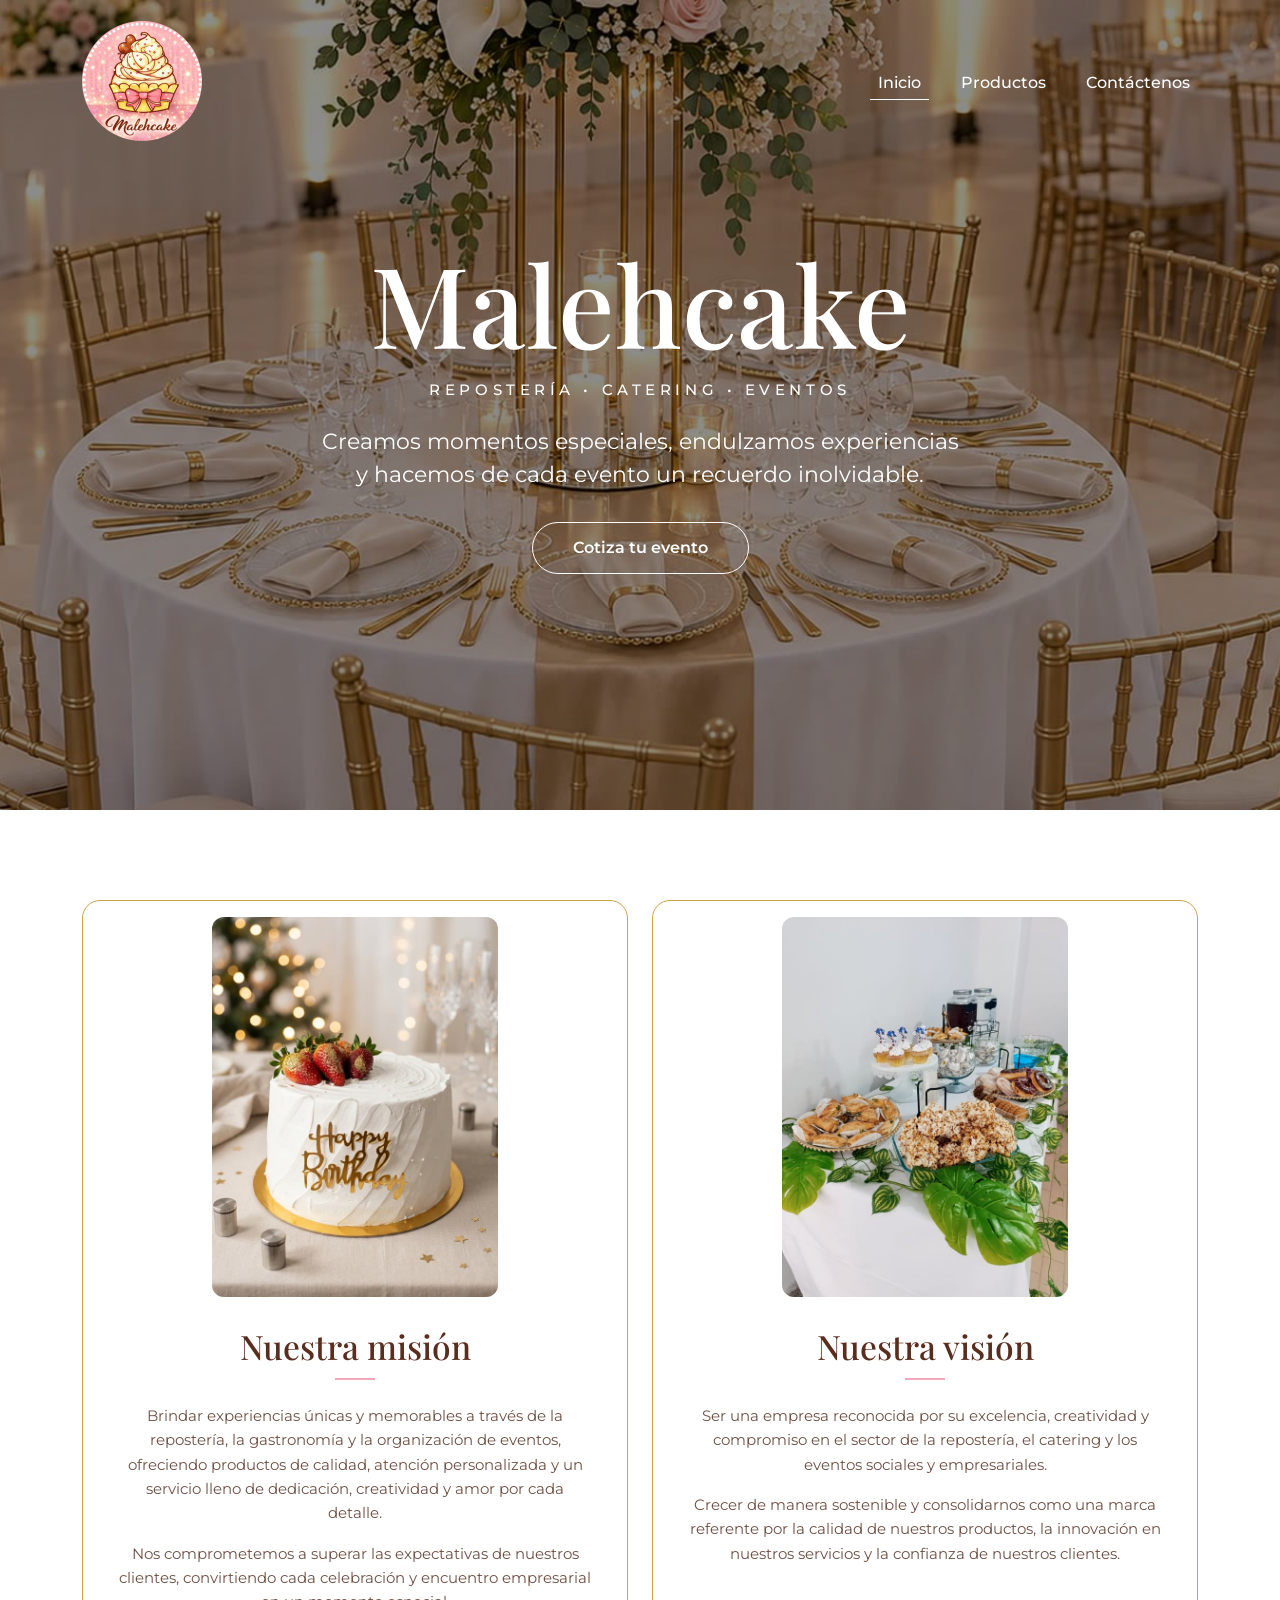
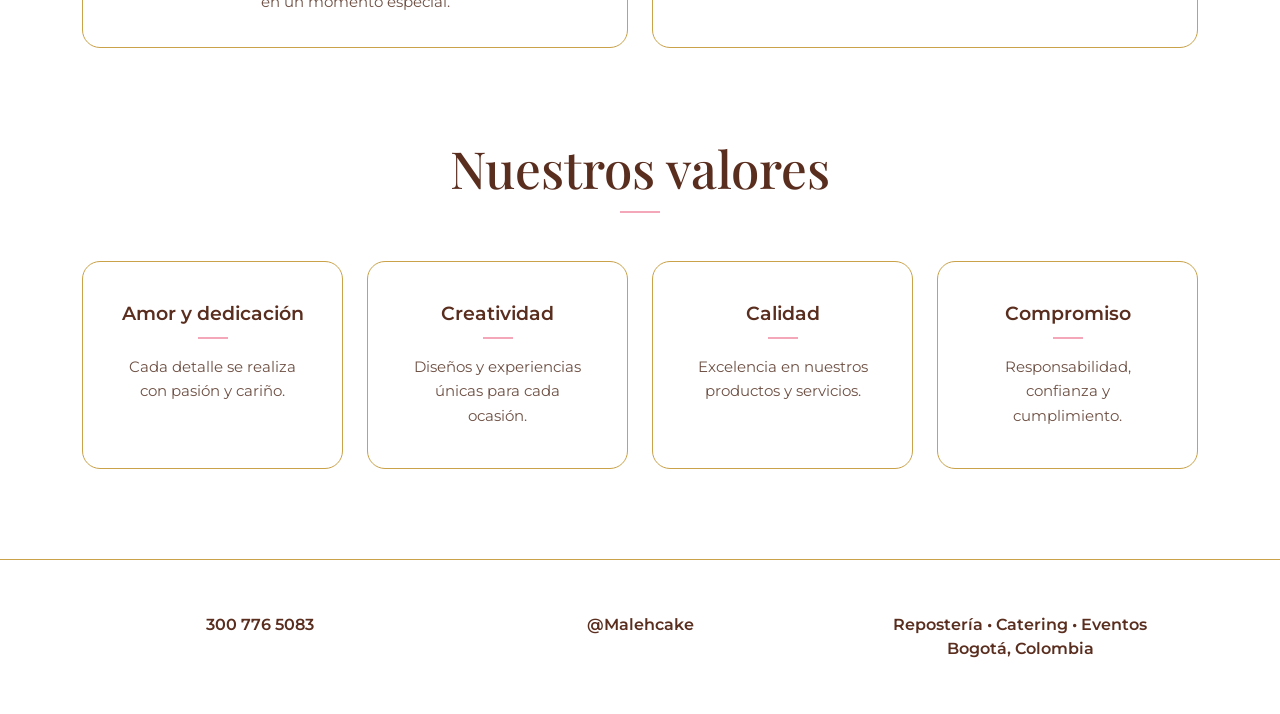
<file: index.html>
<!DOCTYPE html>
<html lang="es">
<head>
  <meta charset="UTF-8">
  <meta name="viewport" content="width=device-width, initial-scale=1.0">
  <title>Malehcake | Repostería, catering y eventos</title>
  <link rel="icon" href="img/logo-malehcake-web.png">
  <link rel="preconnect" href="https://fonts.googleapis.com">
  <link rel="preconnect" href="https://fonts.gstatic.com" crossorigin>
  <link href="https://fonts.googleapis.com/css2?family=Montserrat:wght@400;500;600&family=Playfair+Display:wght@400;500&display=swap" rel="stylesheet">
  <link rel="stylesheet" href="css/bootstrap.min.css">
  <link rel="stylesheet" href="css/estilos.css">
</head>
<body>

  <!-- Menu -->
  <nav class="navbar navbar-expand-lg menu">
    <div class="container py-2">
      <a class="navbar-brand" href="index.html"><img src="img/logo-malehcake-web.png" alt="Logo Malehcake" class="logo"></a>
      <button class="navbar-toggler" type="button" data-bs-toggle="collapse" data-bs-target="#menuPrincipal" aria-controls="menuPrincipal" aria-expanded="false" aria-label="Abrir menú">
        <span class="navbar-toggler-icon"></span>
      </button>
      <div class="collapse navbar-collapse justify-content-end" id="menuPrincipal">
        <ul class="navbar-nav">
          <li class="nav-item"><a class="nav-link active" aria-current="page" href="index.html">Inicio</a></li>
          <li class="nav-item"><a class="nav-link" href="productos.html">Productos</a></li>
          <li class="nav-item"><a class="nav-link" href="contactenos.html">Contáctenos</a></li>
        </ul>
      </div>
    </div>
  </nav>

  <!-- Portada -->
  <header class="portada portada-inicio">
    <div class="contenido">
      <h1>Malehcake</h1>
      <p class="subtitulo">REPOSTERÍA • CATERING • EVENTOS</p>
      <p class="frase">Creamos momentos especiales, endulzamos experiencias y hacemos de cada evento un recuerdo inolvidable.</p>
      <a href="contactenos.html" class="boton boton-blanco">Cotiza tu evento</a>
    </div>
  </header>

  <!-- Mision y vision -->
  <section class="seccion">
    <div class="container">
      <div class="row g-4">
        <div class="col-lg-6">
          <article class="tarjeta">
            <div class="marco-foto marco-ancho"><img src="img/mision.jpg" alt="Torta de cumpleaños con fresas" class="foto-ancha"></div>
            <h2>Nuestra misión</h2>
            <div class="linea-rosa"></div>
            <p>Brindar experiencias únicas y memorables a través de la repostería, la gastronomía y la organización de eventos, ofreciendo productos de calidad, atención personalizada y un servicio lleno de dedicación, creatividad y amor por cada detalle.</p>
            <p>Nos comprometemos a superar las expectativas de nuestros clientes, convirtiendo cada celebración y encuentro empresarial en un momento especial.</p>
          </article>
        </div>
        <div class="col-lg-6">
          <article class="tarjeta">
            <div class="marco-foto marco-ancho"><img src="img/vision.jpg" alt="Mesa de catering con pasabocas" class="foto-ancha"></div>
            <h2>Nuestra visión</h2>
            <div class="linea-rosa"></div>
            <p>Ser una empresa reconocida por su excelencia, creatividad y compromiso en el sector de la repostería, el catering y los eventos sociales y empresariales.</p>
            <p>Crecer de manera sostenible y consolidarnos como una marca referente por la calidad de nuestros productos, la innovación en nuestros servicios y la confianza de nuestros clientes.</p>
          </article>
        </div>
      </div>
    </div>
  </section>

  <!-- Valores -->
  <section class="seccion pt-0">
    <div class="container">
      <h2 class="titulo-seccion">Nuestros valores</h2>
      <div class="linea-rosa"></div>
      <div class="row g-4 mt-2">
        <div class="col-sm-6 col-lg-3">
          <div class="tarjeta tarjeta-valor">
            <h3>Amor y dedicación</h3>
            <div class="linea-rosa"></div>
            <p>Cada detalle se realiza con pasión y cariño.</p>
          </div>
        </div>
        <div class="col-sm-6 col-lg-3">
          <div class="tarjeta tarjeta-valor">
            <h3>Creatividad</h3>
            <div class="linea-rosa"></div>
            <p>Diseños y experiencias únicas para cada ocasión.</p>
          </div>
        </div>
        <div class="col-sm-6 col-lg-3">
          <div class="tarjeta tarjeta-valor">
            <h3>Calidad</h3>
            <div class="linea-rosa"></div>
            <p>Excelencia en nuestros productos y servicios.</p>
          </div>
        </div>
        <div class="col-sm-6 col-lg-3">
          <div class="tarjeta tarjeta-valor">
            <h3>Compromiso</h3>
            <div class="linea-rosa"></div>
            <p>Responsabilidad, confianza y cumplimiento.</p>
          </div>
        </div>
      </div>
    </div>
  </section>

  <!-- Pie de pagina -->
  <footer class="pie">
    <div class="container">
      <div class="row">
        <div class="col-md-4"><p><a href="tel:+573007765083">300 776 5083</a></p></div>
        <div class="col-md-4"><p><a href="https://www.instagram.com/malehcake/" target="_blank" rel="noopener">@Malehcake</a></p></div>
        <div class="col-md-4"><p>Repostería • Catering • Eventos<br>Bogotá, Colombia</p></div>
      </div>
    </div>
  </footer>

  <script src="js/bootstrap.bundle.min.js"></script>
</body>
</html>
</file>
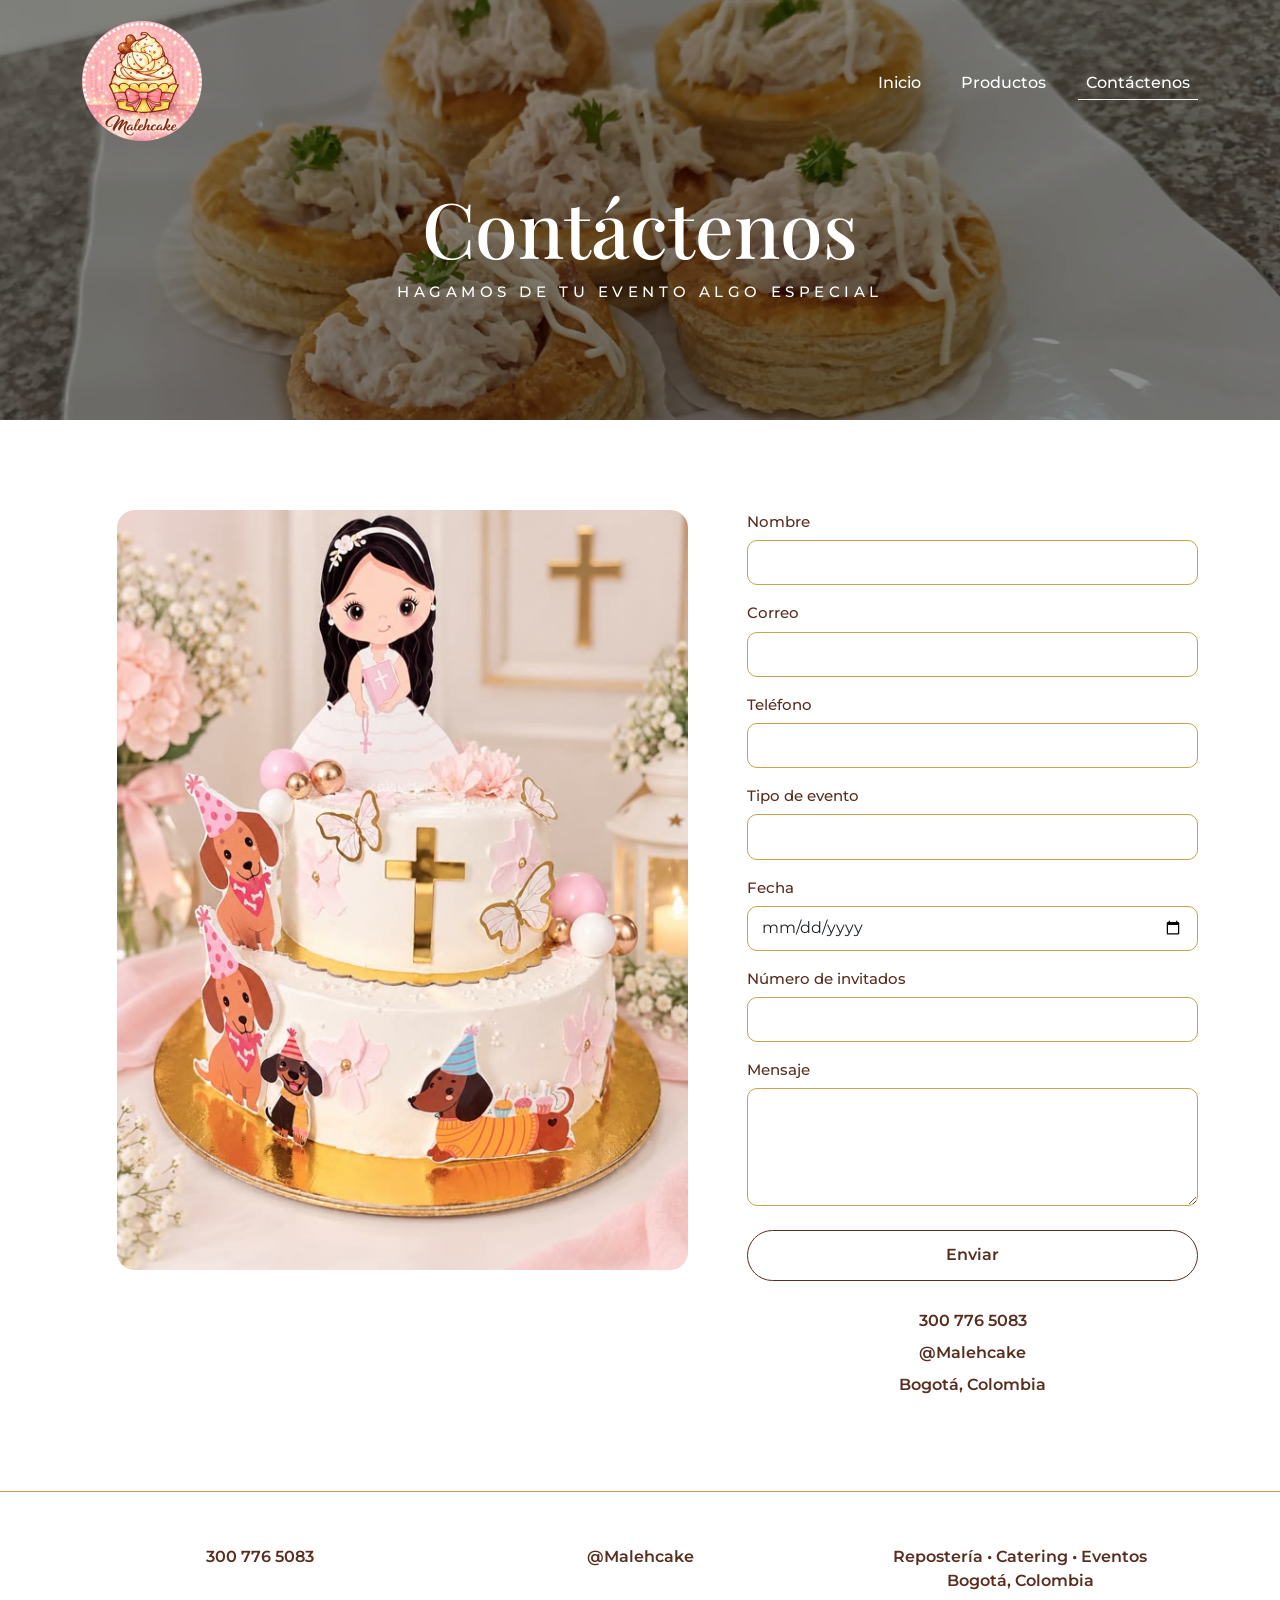
<file: contactenos.html>
<!DOCTYPE html>
<html lang="es">
<head>
  <meta charset="UTF-8">
  <meta name="viewport" content="width=device-width, initial-scale=1.0">
  <title>Contáctenos | Malehcake</title>
  <link rel="icon" href="img/logo-malehcake-web.png">
  <link rel="preconnect" href="https://fonts.googleapis.com">
  <link rel="preconnect" href="https://fonts.gstatic.com" crossorigin>
  <link href="https://fonts.googleapis.com/css2?family=Montserrat:wght@400;500;600&family=Playfair+Display:wght@400;500&display=swap" rel="stylesheet">
  <link rel="stylesheet" href="css/bootstrap.min.css">
  <link rel="stylesheet" href="css/estilos.css">
</head>
<body>

  <!-- Menu -->
  <nav class="navbar navbar-expand-lg menu">
    <div class="container py-2">
      <a class="navbar-brand" href="index.html"><img src="img/logo-malehcake-web.png" alt="Logo Malehcake" class="logo"></a>
      <button class="navbar-toggler" type="button" data-bs-toggle="collapse" data-bs-target="#menuPrincipal" aria-controls="menuPrincipal" aria-expanded="false" aria-label="Abrir menú">
        <span class="navbar-toggler-icon"></span>
      </button>
      <div class="collapse navbar-collapse justify-content-end" id="menuPrincipal">
        <ul class="navbar-nav">
          <li class="nav-item"><a class="nav-link" href="index.html">Inicio</a></li>
          <li class="nav-item"><a class="nav-link" href="productos.html">Productos</a></li>
          <li class="nav-item"><a class="nav-link active" aria-current="page" href="contactenos.html">Contáctenos</a></li>
        </ul>
      </div>
    </div>
  </nav>

  <!-- Portada -->
  <header class="portada portada-contacto">
    <div class="contenido">
      <h1>Contáctenos</h1>
      <p class="subtitulo">HAGAMOS DE TU EVENTO ALGO ESPECIAL</p>
    </div>
  </header>

  <!-- Formulario -->
  <section class="seccion">
    <div class="container">
      <div class="row g-4">
        <div class="col-lg-7">
          <img src="img/contacto.jpg" alt="Torta de dos pisos decorada con mariposas" class="foto-contacto">
        </div>
        <div class="col-lg-5">
          <form class="formulario" action="#">
            <div class="mb-3">
              <label for="nombre" class="form-label">Nombre</label>
              <input type="text" class="form-control" id="nombre" name="nombre" required>
            </div>
            <div class="mb-3">
              <label for="correo" class="form-label">Correo</label>
              <input type="email" class="form-control" id="correo" name="correo" required>
            </div>
            <div class="mb-3">
              <label for="telefono" class="form-label">Teléfono</label>
              <input type="tel" class="form-control" id="telefono" name="telefono">
            </div>
            <div class="mb-3">
              <label for="evento" class="form-label">Tipo de evento</label>
              <input type="text" class="form-control" id="evento" name="evento">
            </div>
            <div class="mb-3">
              <label for="fecha" class="form-label">Fecha</label>
              <input type="date" class="form-control" id="fecha" name="fecha">
            </div>
            <div class="mb-3">
              <label for="invitados" class="form-label">Número de invitados</label>
              <input type="number" class="form-control" id="invitados" name="invitados" min="1">
            </div>
            <div class="mb-3">
              <label for="mensaje" class="form-label">Mensaje</label>
              <textarea class="form-control" id="mensaje" name="mensaje" rows="4"></textarea>
            </div>
            <button type="submit" class="boton boton-cafe">Enviar</button>
          </form>
          <div class="datos-contacto">
            <a href="tel:+573007765083" class="text-reset text-decoration-none">300 776 5083</a><br>
            <a href="https://www.instagram.com/malehcake/" target="_blank" rel="noopener" class="text-reset text-decoration-none">@Malehcake</a><br>
            Bogotá, Colombia
          </div>
        </div>
      </div>
    </div>
  </section>

  <!-- Pie de pagina -->
  <footer class="pie">
    <div class="container">
      <div class="row">
        <div class="col-md-4"><p><a href="tel:+573007765083">300 776 5083</a></p></div>
        <div class="col-md-4"><p><a href="https://www.instagram.com/malehcake/" target="_blank" rel="noopener">@Malehcake</a></p></div>
        <div class="col-md-4"><p>Repostería • Catering • Eventos<br>Bogotá, Colombia</p></div>
      </div>
    </div>
  </footer>

  <script src="js/bootstrap.bundle.min.js"></script>
</body>
</html>
</file>
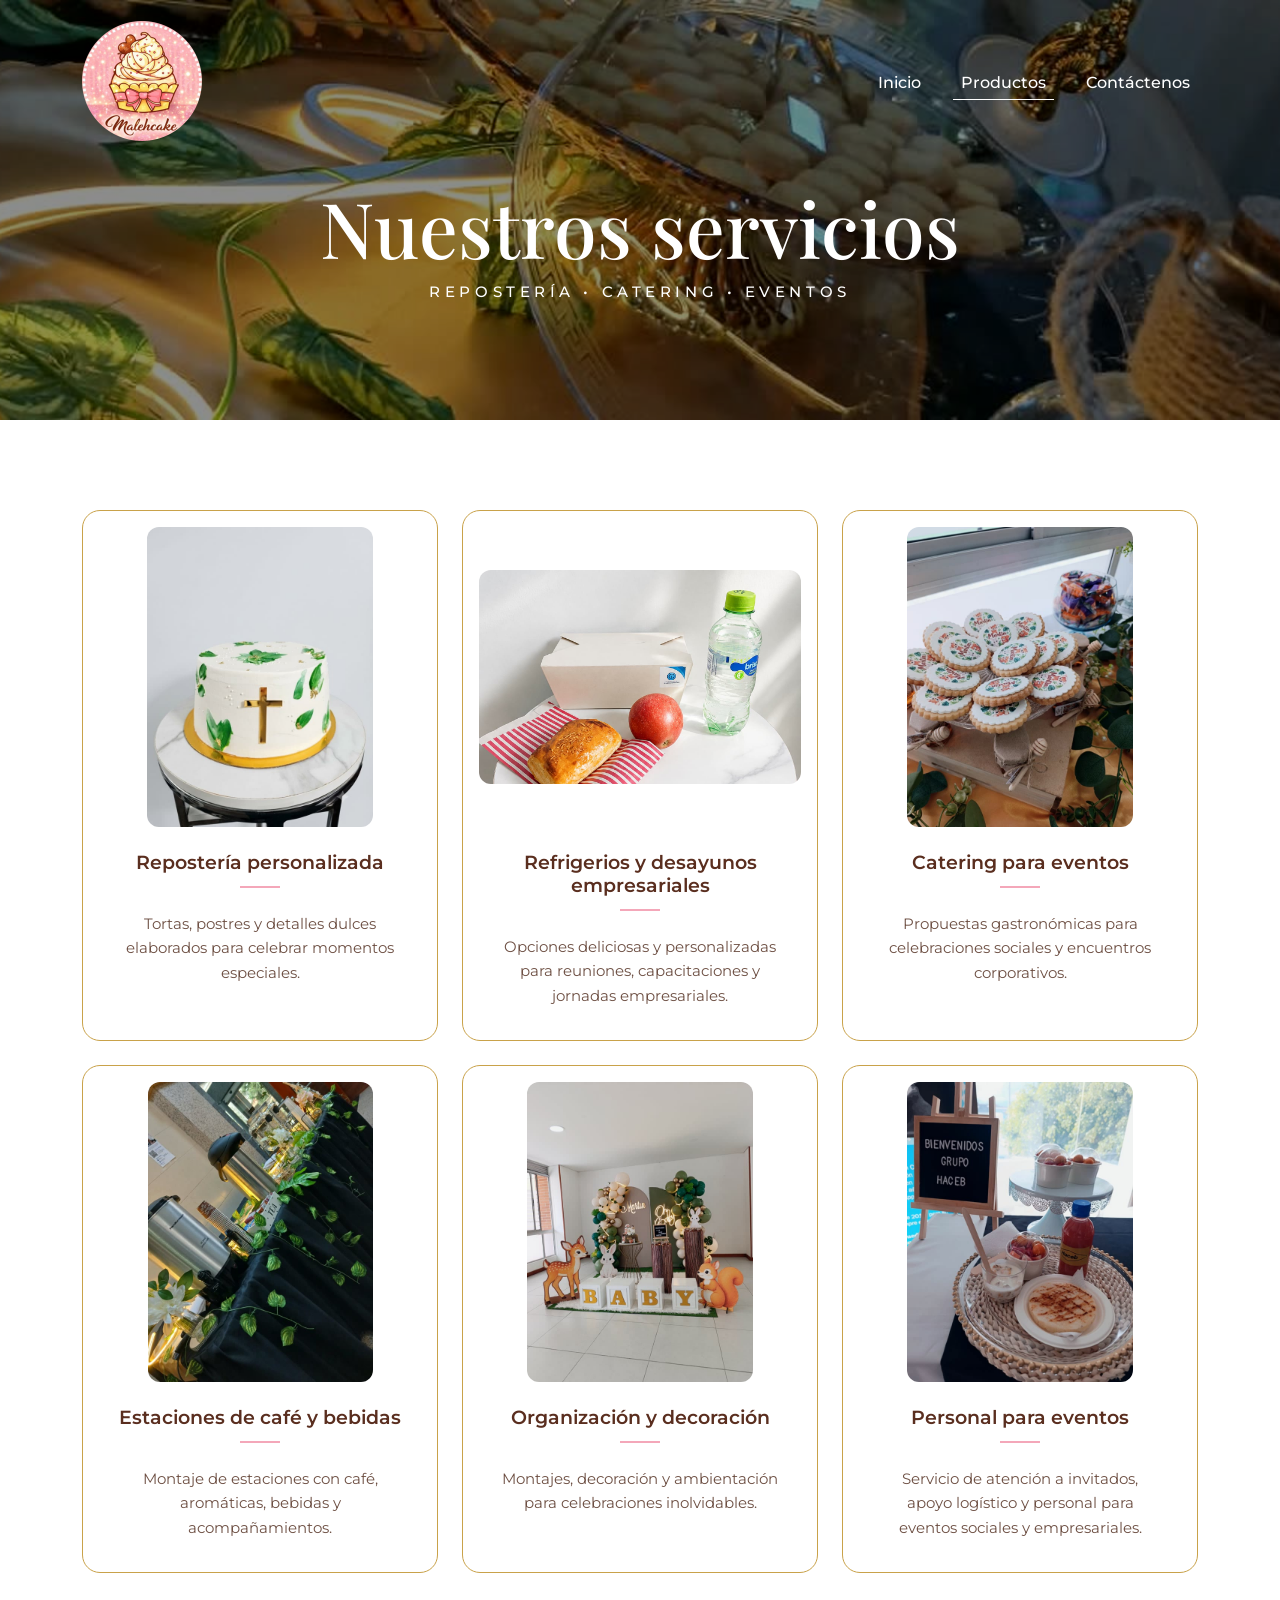
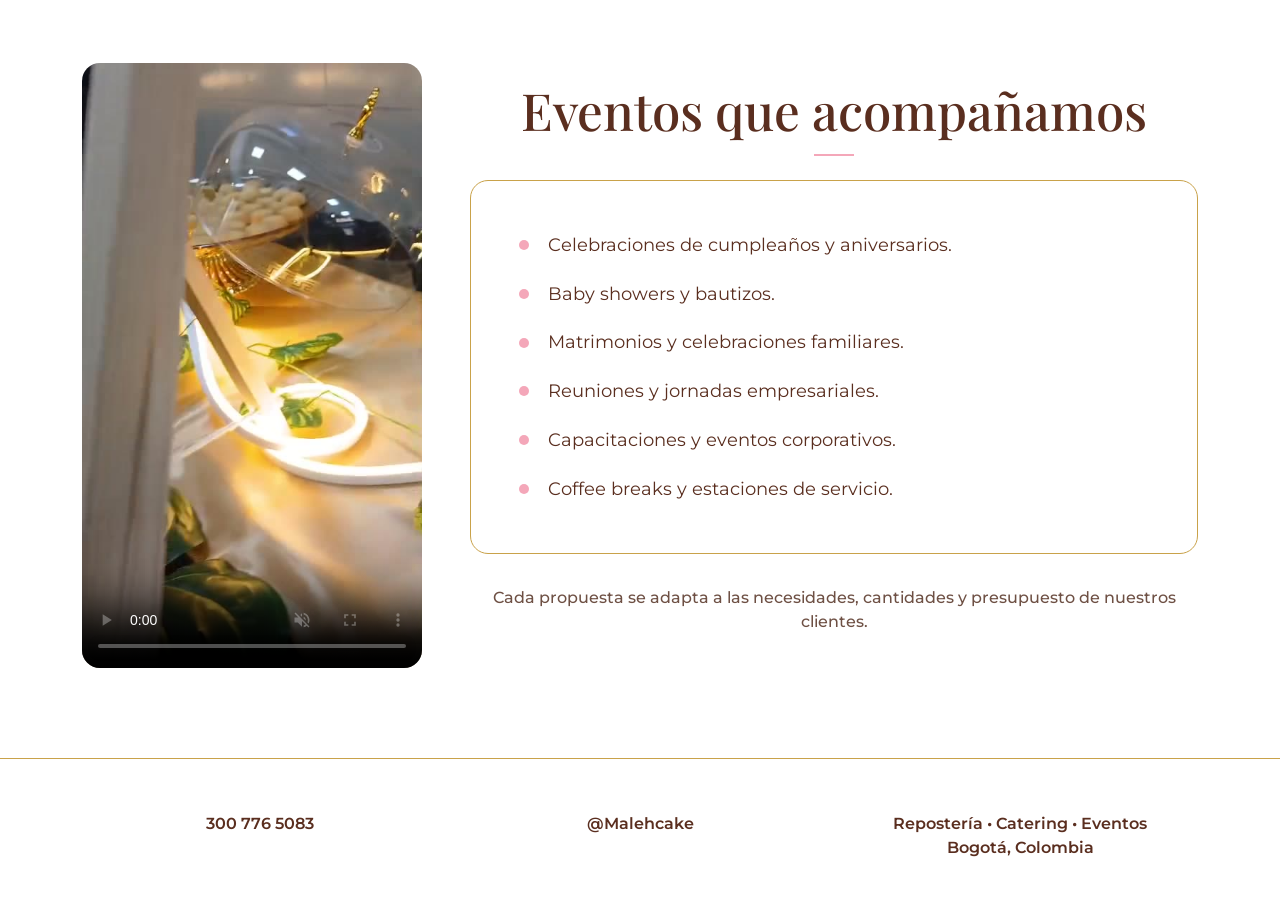
<file: productos.html>
<!DOCTYPE html>
<html lang="es">
<head>
  <meta charset="UTF-8">
  <meta name="viewport" content="width=device-width, initial-scale=1.0">
  <title>Productos | Malehcake</title>
  <link rel="icon" href="img/logo-malehcake-web.png">
  <link rel="preconnect" href="https://fonts.googleapis.com">
  <link rel="preconnect" href="https://fonts.gstatic.com" crossorigin>
  <link href="https://fonts.googleapis.com/css2?family=Montserrat:wght@400;500;600&family=Playfair+Display:wght@400;500&display=swap" rel="stylesheet">
  <link rel="stylesheet" href="css/bootstrap.min.css">
  <link rel="stylesheet" href="css/estilos.css">
</head>
<body>

  <!-- Menu -->
  <nav class="navbar navbar-expand-lg menu">
    <div class="container py-2">
      <a class="navbar-brand" href="index.html"><img src="img/logo-malehcake-web.png" alt="Logo Malehcake" class="logo"></a>
      <button class="navbar-toggler" type="button" data-bs-toggle="collapse" data-bs-target="#menuPrincipal" aria-controls="menuPrincipal" aria-expanded="false" aria-label="Abrir menú">
        <span class="navbar-toggler-icon"></span>
      </button>
      <div class="collapse navbar-collapse justify-content-end" id="menuPrincipal">
        <ul class="navbar-nav">
          <li class="nav-item"><a class="nav-link" href="index.html">Inicio</a></li>
          <li class="nav-item"><a class="nav-link active" aria-current="page" href="productos.html">Productos</a></li>
          <li class="nav-item"><a class="nav-link" href="contactenos.html">Contáctenos</a></li>
        </ul>
      </div>
    </div>
  </nav>

  <!-- Portada -->
  <header class="portada portada-productos">
    <div class="contenido">
      <h1>Nuestros servicios</h1>
      <p class="subtitulo">REPOSTERÍA • CATERING • EVENTOS</p>
    </div>
  </header>

  <!-- Servicios -->
  <section class="seccion">
    <div class="container">
      <div class="row g-4">
        <div class="col-md-6 col-lg-4">
          <article class="tarjeta">
            <div class="marco-foto"><img src="img/reposteria.jpg" alt="Torta blanca decorada con hojas y cruz dorada" class="foto-servicio"></div>
            <h3>Repostería personalizada</h3>
            <div class="linea-rosa"></div>
            <p>Tortas, postres y detalles dulces elaborados para celebrar momentos especiales.</p>
          </article>
        </div>
        <div class="col-md-6 col-lg-4">
          <article class="tarjeta">
            <div class="marco-foto"><img src="img/refrigerios.jpg" alt="Refrigerio con pan, manzana y agua" class="foto-servicio"></div>
            <h3>Refrigerios y desayunos empresariales</h3>
            <div class="linea-rosa"></div>
            <p>Opciones deliciosas y personalizadas para reuniones, capacitaciones y jornadas empresariales.</p>
          </article>
        </div>
        <div class="col-md-6 col-lg-4">
          <article class="tarjeta">
            <div class="marco-foto"><img src="img/catering.jpg" alt="Galletas decoradas para baby shower" class="foto-servicio"></div>
            <h3>Catering para eventos</h3>
            <div class="linea-rosa"></div>
            <p>Propuestas gastronómicas para celebraciones sociales y encuentros corporativos.</p>
          </article>
        </div>
        <div class="col-md-6 col-lg-4">
          <article class="tarjeta">
            <div class="marco-foto"><img src="img/cafe.jpg" alt="Estación de café con termos y hojas" class="foto-servicio"></div>
            <h3>Estaciones de café y bebidas</h3>
            <div class="linea-rosa"></div>
            <p>Montaje de estaciones con café, aromáticas, bebidas y acompañamientos.</p>
          </article>
        </div>
        <div class="col-md-6 col-lg-4">
          <article class="tarjeta">
            <div class="marco-foto"><img src="img/decoracion.jpg" alt="Decoración de baby shower con globos" class="foto-servicio"></div>
            <h3>Organización y decoración</h3>
            <div class="linea-rosa"></div>
            <p>Montajes, decoración y ambientación para celebraciones inolvidables.</p>
          </article>
        </div>
        <div class="col-md-6 col-lg-4">
          <article class="tarjeta">
            <div class="marco-foto"><img src="img/personal.jpg" alt="Desayuno servido en un evento empresarial" class="foto-servicio"></div>
            <h3>Personal para eventos</h3>
            <div class="linea-rosa"></div>
            <p>Servicio de atención a invitados, apoyo logístico y personal para eventos sociales y empresariales.</p>
          </article>
        </div>
      </div>
    </div>
  </section>

  <!-- Video y eventos -->
  <section class="seccion pt-0">
    <div class="container">
      <div class="row g-5 align-items-center">
        <div class="col-md-5 col-lg-4">
          <video class="video-montaje" src="video/montaje-malehcake.mp4" poster="img/video-portada.jpg" controls muted playsinline preload="metadata"></video>
        </div>
        <div class="col-md-7 col-lg-8">
          <h2 class="titulo-seccion">Eventos que acompañamos</h2>
          <div class="linea-rosa"></div>
          <ul class="lista-eventos">
            <li>Celebraciones de cumpleaños y aniversarios.</li>
            <li>Baby showers y bautizos.</li>
            <li>Matrimonios y celebraciones familiares.</li>
            <li>Reuniones y jornadas empresariales.</li>
            <li>Capacitaciones y eventos corporativos.</li>
            <li>Coffee breaks y estaciones de servicio.</li>
          </ul>
          <p class="nota-eventos">Cada propuesta se adapta a las necesidades, cantidades y presupuesto de nuestros clientes.</p>
        </div>
      </div>
    </div>
  </section>

  <!-- Pie de pagina -->
  <footer class="pie">
    <div class="container">
      <div class="row">
        <div class="col-md-4"><p><a href="tel:+573007765083">300 776 5083</a></p></div>
        <div class="col-md-4"><p><a href="https://www.instagram.com/malehcake/" target="_blank" rel="noopener">@Malehcake</a></p></div>
        <div class="col-md-4"><p>Repostería • Catering • Eventos<br>Bogotá, Colombia</p></div>
      </div>
    </div>
  </footer>

  <script src="js/bootstrap.bundle.min.js"></script>
</body>
</html>
</file>
<file: css/estilos.css>
/* Malehcake - estilos propios (sobre Bootstrap 5) */

:root {
  --cafe: #5A2E1F;
  --rosa: #F4A7B9;
  --dorado: #C9A24A;
  --texto: #6E5044;
}

body {
  font-family: 'Montserrat', sans-serif;
  color: var(--texto);
  background-color: #fff;
}

h1, h2, .titulo-serif {
  font-family: 'Playfair Display', serif;
  color: var(--cafe);
}

/* ---------- Menu ---------- */
.menu {
  position: absolute;
  top: 0;
  left: 0;
  width: 100%;
  z-index: 10;
}

.menu .logo {
  width: 120px;
  height: 120px;
}

.menu .nav-link {
  color: #fff;
  font-weight: 500;
  margin-left: 1.5rem;
  padding-bottom: 4px;
  border-bottom: 1.5px solid transparent;
}

.menu .nav-link:hover,
.menu .nav-link.active {
  color: #fff;
  border-bottom-color: #fff;
}

.menu .navbar-toggler {
  border-color: #fff;
}

.menu .navbar-toggler-icon {
  filter: invert(1);
}

/* ---------- Portada con foto ---------- */
.portada {
  position: relative;
  min-height: clamp(560px, 90vh, 820px);
  background-size: cover;
  background-position: center;
  display: flex;
  align-items: center;
  justify-content: center;
  text-align: center;
  color: #fff;
}

.portada::before {
  content: "";
  position: absolute;
  inset: 0;
  background-color: rgba(0, 0, 0, 0.45);
}

.portada .contenido {
  position: relative;
  padding: 0 16px;
}

.portada h1 {
  color: #fff;
  font-size: clamp(3rem, 9vw, 7rem);
  margin-bottom: 0.5rem;
}

.portada .subtitulo {
  font-size: 0.95rem;
  letter-spacing: 0.3em;
  font-weight: 500;
}

.portada .frase {
  font-size: 1.35rem;
  max-width: 640px;
  margin: 1.5rem auto 2rem;
}

.portada-inicio {
  background-image: url("../img/hero.jpg");
}

.portada-productos,
.portada-contacto {
  min-height: 420px;
  padding-top: 80px;
}

.portada-productos {
  background-image: url("../img/banda-productos.jpg");
}

.portada-contacto {
  background-image: url("../img/banda-contacto.jpg");
}

.portada-productos h1,
.portada-contacto h1 {
  font-size: clamp(2.5rem, 6vw, 5rem);
}

/* ---------- Botones redondeados ---------- */
.boton {
  display: inline-block;
  padding: 0.8rem 2.5rem;
  border-radius: 50px;
  font-weight: 600;
  text-decoration: none;
  background: transparent;
  transition: background-color 0.3s, color 0.3s;
}

.boton-blanco {
  border: 1.5px solid #fff;
  color: #fff;
}

.boton-blanco:hover {
  background-color: #fff;
  color: var(--cafe);
}

.boton-cafe {
  border: 1.5px solid var(--cafe);
  color: var(--cafe);
}

.boton-cafe:hover {
  background-color: var(--cafe);
  color: #fff;
}

/* ---------- Secciones ---------- */
.seccion {
  padding: 90px 0;
}

.titulo-seccion {
  font-size: clamp(2.2rem, 4vw, 3.2rem);
  text-align: center;
}

.linea-rosa {
  width: 40px;
  height: 2px;
  background-color: var(--rosa);
  margin: 12px auto 24px;
}

/* ---------- Tarjetas ---------- */
.tarjeta {
  border: 1px solid var(--dorado);
  border-radius: 18px;
  padding: 16px;
  height: 100%;
  text-align: center;
  background-color: #fff;
  transition: transform 0.3s, box-shadow 0.3s, border-color 0.3s;
}

/* Al pasar el cursor la tarjeta se levanta */
.tarjeta:hover {
  transform: translateY(-8px);
  box-shadow: 0 16px 32px rgba(90, 46, 31, 0.15);
  border-color: var(--rosa);
}

/* Marco de altura fija: la foto se ve completa, sin recortes */
.marco-foto {
  height: 300px;
  display: flex;
  align-items: center;
  justify-content: center;
}

.marco-foto img {
  max-width: 100%;
  max-height: 100%;
  border-radius: 12px;
}

.marco-ancho {
  height: 380px;
}

.tarjeta h2 {
  font-size: 2.1rem;
  margin-top: 1.8rem;
}

.tarjeta h3 {
  font-size: 1.2rem;
  font-weight: 600;
  color: var(--cafe);
  margin-top: 1.5rem;
}

.tarjeta p {
  font-size: 0.95rem;
  line-height: 1.6;
  padding: 0 1.2rem;
}

.tarjeta-valor {
  padding: 2.5rem 1.2rem 1.5rem;
}

.tarjeta-valor h3 {
  margin-top: 0;
}

.tarjeta-valor .linea-rosa {
  width: 30px;
  margin: 12px auto 16px;
}

/* ---------- Video y eventos ---------- */
.video-montaje {
  width: 100%;
  border-radius: 18px;
  display: block;
}

.lista-eventos {
  border: 1px solid var(--dorado);
  border-radius: 18px;
  padding: 2.5rem 3rem;
  list-style: none;
  margin: 0;
}

.lista-eventos li {
  color: var(--cafe);
  font-size: 1.1rem;
  padding: 0.7rem 0 0.7rem 1.8rem;
  position: relative;
}

.lista-eventos li::before {
  content: "";
  position: absolute;
  left: 0;
  top: 50%;
  width: 10px;
  height: 10px;
  margin-top: -5px;
  border-radius: 50%;
  background-color: var(--rosa);
}

.nota-eventos {
  text-align: center;
  font-weight: 500;
  margin-top: 2rem;
}

/* ---------- Formulario ---------- */
.foto-contacto {
  display: block;
  max-width: 100%;
  max-height: 760px;
  margin: 0 auto;
  border-radius: 18px;
}

.formulario label {
  color: var(--cafe);
  font-weight: 500;
  font-size: 0.95rem;
  margin-bottom: 0.4rem;
}

.formulario .form-control {
  border: 1px solid var(--dorado);
  border-radius: 10px;
  padding: 0.6rem 0.9rem;
}

.formulario .form-control:focus {
  border-color: var(--rosa);
  box-shadow: 0 0 0 0.2rem rgba(244, 167, 185, 0.3);
}

.formulario .boton {
  width: 100%;
  margin-top: 0.5rem;
}

.datos-contacto {
  text-align: center;
  color: var(--cafe);
  font-weight: 600;
  margin-top: 1.5rem;
  line-height: 2;
}

/* ---------- Pie de pagina ---------- */
.pie {
  border-top: 1px solid var(--dorado);
  padding: 45px 0;
  text-align: center;
}

.pie p {
  color: var(--cafe);
  font-weight: 600;
  margin: 0.5rem 0;
}

.pie a {
  color: var(--cafe);
  text-decoration: none;
}

/* ---------- Celular ---------- */
@media (max-width: 991px) {
  .menu .navbar-collapse {
    background-color: rgba(0, 0, 0, 0.7);
    border-radius: 12px;
    padding: 1rem;
  }

  .menu .nav-link {
    margin-left: 0;
  }

  .lista-eventos {
    padding: 2rem 1.5rem;
  }

  .portada .subtitulo {
    font-size: 0.75rem;
    letter-spacing: 0.15em;
  }

  .portada .frase {
    font-size: 1.1rem;
  }
}
</file>
